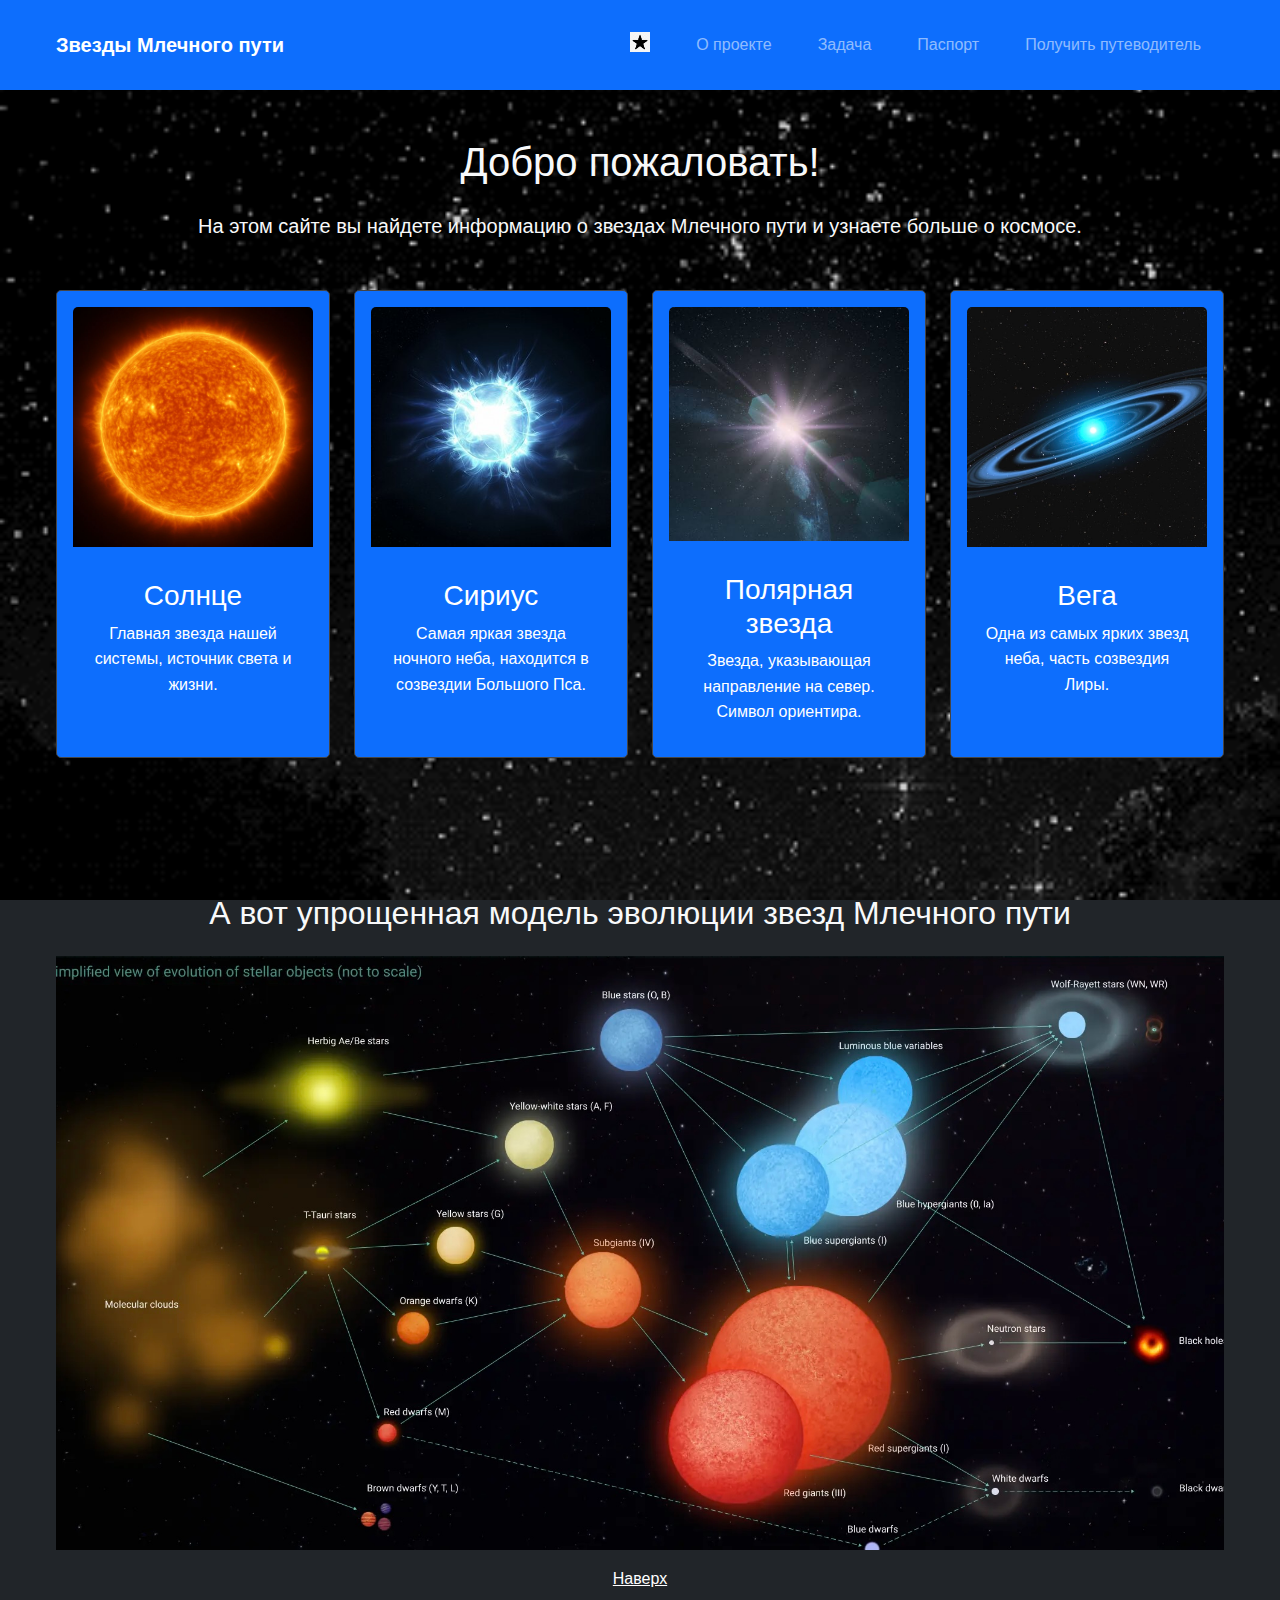
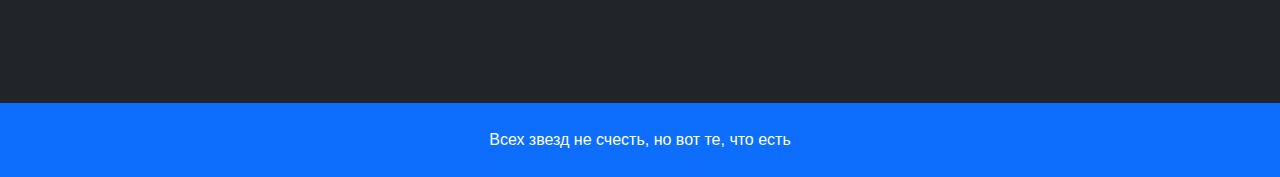
<file: index.html>
<!DOCTYPE html>
<html lang="ru">
<head>
  <meta charset="UTF-8">
  <meta name="viewport" content="width=device-width, initial-scale=1.0">
  <title>Главная - Звезды Млечного пути</title>
  <link href="https://cdn.jsdelivr.net/npm/bootstrap@5.3.8/dist/css/bootstrap.min.css" rel="stylesheet">
  <link rel="stylesheet" href="style.css">
</head>
<body class="bg-dark text-light">

  <nav class="navbar navbar-expand-lg navbar-dark bg-primary">
    <div id="main-content" class="container">
      <a class="navbar-brand text-white fw-bold" href="index.html">Звезды Млечного пути</a>
      <button class="navbar-toggler" type="button" data-bs-toggle="collapse" data-bs-target="#navbarNav">
        <span class="navbar-toggler-icon"></span>
      </button>
      <div class="collapse navbar-collapse" id="navbarNav">
        <ul class="navbar-nav ms-auto">
          <li class="nav-item">
            <a class="nav-link active" href="#bottom-section">
              <img src="star-icon.jpg" alt="star" style="width:20px; height:20px;">
            </a>
          </li>
          <li class="nav-item"><a class="nav-link" href="index2.html">О проекте</a></li>
          <li class="nav-item"><a class="nav-link" href="index3.html">Задача</a></li>
          <li class="nav-item"><a class="nav-link" href="passportanddom.html">Паспорт</a></li>
        <li class="nav-item"><a class="nav-link" href="consult.html">Получить путеводитель</a></li>
        </ul>
      </div>
    </div>
  </nav>

  <div class="container py-5 text-center">
    <h1 class="mb-4">Добро пожаловать!</h1>
    <p class="lead">На этом сайте вы найдете информацию о звездах Млечного пути и узнаете больше о космосе.</p>

    <div class="row mt-5">
      <div class="col-md-3 mb-3 d-flex">
        <div class="card bg-primary text-white flex-fill">
          <img src="sun.jpg" class="card-img-top" alt="Солнце">
          <div class="card-body d-flex flex-column">
            <h3 class="card-title">Солнце</h3>
            <p class="card-text">Главная звезда нашей системы, источник света и жизни.</p>
          </div>
        </div>
      </div>

      <div class="col-md-3 mb-3 d-flex">
        <div class="card bg-primary text-white flex-fill">
          <img src="sirius.jpg" class="card-img-top" alt="Сириус">
          <div class="card-body d-flex flex-column">
            <h3 class="card-title">Сириус</h3>
            <p class="card-text">Самая яркая звезда ночного неба, находится в созвездии Большого Пса.</p>
          </div>
        </div>
      </div>

      <div class="col-md-3 mb-3 d-flex">
        <div class="card bg-primary text-white flex-fill">
          <img src="polar.jpg" class="card-img-top" alt="Полярная звезда">
          <div class="card-body d-flex flex-column">
            <h3 class="card-title">Полярная звезда</h3>
            <p class="card-text">Звезда, указывающая направление на север. Символ ориентира.</p>
          </div>
        </div>
      </div>

      <div class="col-md-3 mb-3 d-flex">
        <div class="card bg-primary text-white flex-fill">
          <img src="vega.jpg" class="card-img-top" alt="Вега">
          <div class="card-body d-flex flex-column">
            <h3 class="card-title">Вега</h3>
            <p class="card-text">Одна из самых ярких звезд неба, часть созвездия Лиры.</p>
          </div>
        </div>
      </div>
    </div>
  </div>

  <div id="bottom-section" class="container py-5 text-center">
    <h2 class="mb-4">А вот упрощенная модель эволюции звезд Млечного пути</h2>
    <img src="star-evolution.jpg" alt="Модель эволюции звезд" class="img-fluid mb-3">

    <p>
      <a href="#main-content" style="text-decoration: underline; color: #ffffff;">Наверх</a>
    </p>
  </div>


  <footer class="bg-primary text-white text-center py-4 mt-5">
    <p class="mb-0">Всех звезд не счесть, но вот те, что есть</p>
  </footer>

  <script src="https://cdn.jsdelivr.net/npm/bootstrap@5.3.8/dist/js/bootstrap.bundle.min.js"></script>
</body>
</html>
</file>
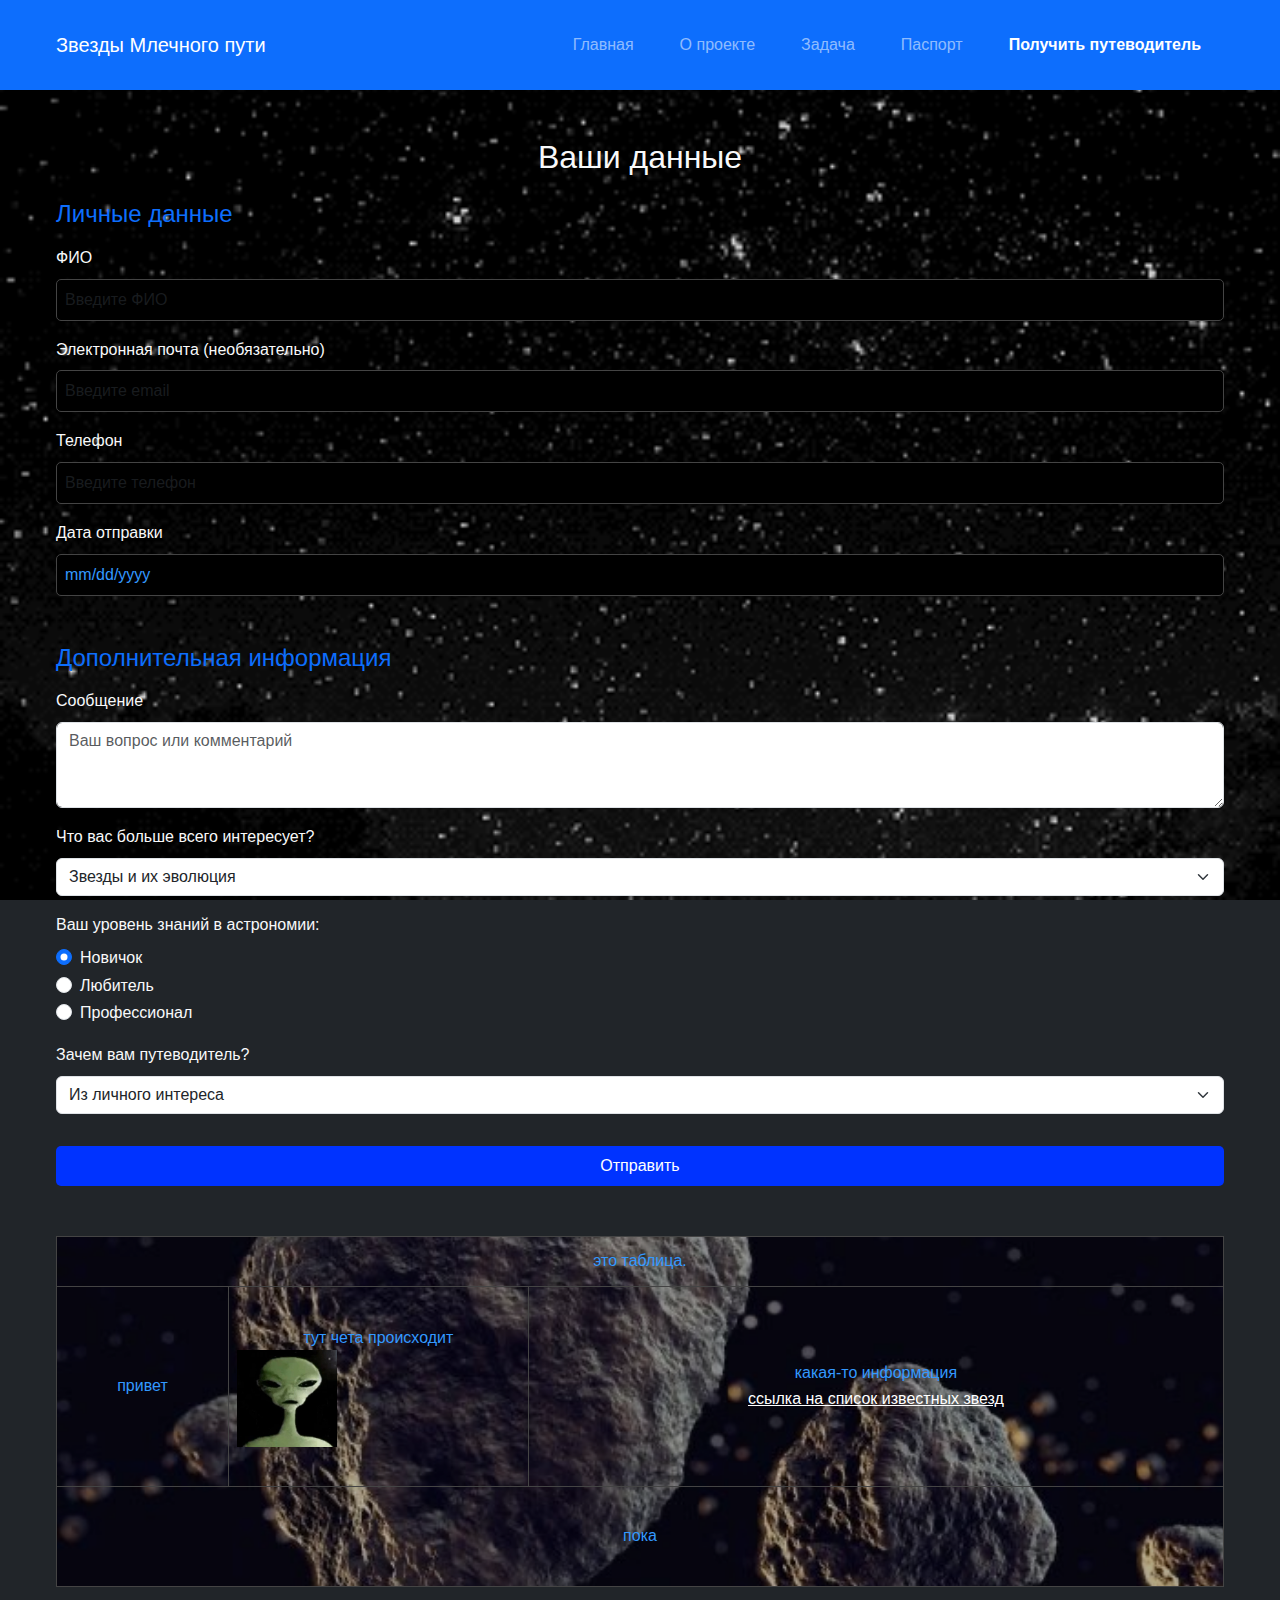
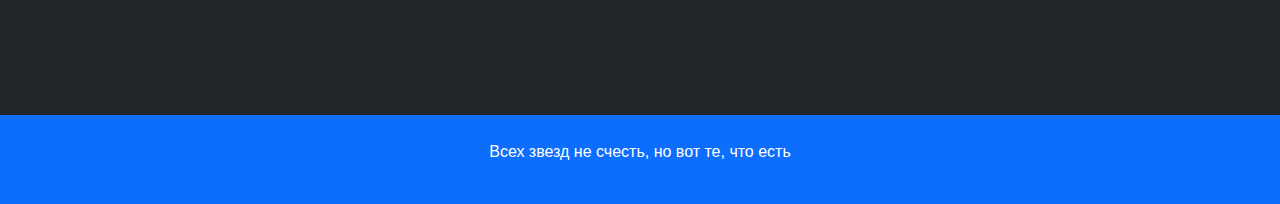
<file: consult.html>
<!DOCTYPE html>
<html lang="ru">
<head>
<meta charset="UTF-8">
<meta name="viewport" content="width=device-width, initial-scale=1.0">
<title>Получить персональный путеводитель - Звезды Млечного пути</title>
<link href="https://cdn.jsdelivr.net/npm/bootstrap@5.3.8/dist/css/bootstrap.min.css" rel="stylesheet">
<link rel="stylesheet" href="style.css">
</head>
<body class="bg-dark text-light">

<nav class="navbar navbar-expand-lg navbar-dark bg-primary">
  <div class="container">
    <a class="navbar-brand text-white" href="index.html">Звезды Млечного пути</a>
    <button class="navbar-toggler" type="button" data-bs-toggle="collapse" data-bs-target="#navbarConsult">
      <span class="navbar-toggler-icon"></span>
    </button>
    <div class="collapse navbar-collapse" id="navbarConsult">
      <ul class="navbar-nav ms-auto">
        <li class="nav-item"><a class="nav-link" href="index.html">Главная</a></li>
        <li class="nav-item"><a class="nav-link" href="about.html">О проекте</a></li>
        <li class="nav-item"><a class="nav-link" href="index3.html">Задача</a></li>
        <li class="nav-item"><a class="nav-link" href="passportanddom.html">Паспорт</a></li>
        <li class="nav-item"><a class="nav-link active" href="consult.html">Получить путеводитель</a></li>
      </ul>
    </div>
  </div>
</nav>

<div class="container py-5">
  <div class="form-container">
    <h2 class="mb-4 text-center">Ваши данные</h2>
    <form>

      <h4 class="text-primary mb-3 mt-4">Личные данные</h4>
      <div class="mb-3">
        <label for="fullName" class="form-label">ФИО</label>
        <input type="text" class="form-control" id="fullName" placeholder="Введите ФИО" required>
      </div>
      <div class="mb-3">
        <label for="email" class="form-label">Электронная почта (необязательно)</label>
        <input type="email" class="form-control" id="email" placeholder="Введите email">
      </div>
      <div class="mb-3">
        <label for="phone" class="form-label">Телефон</label>
        <input type="text" class="form-control" id="phone" placeholder="Введите телефон">
      </div>
      <div class="mb-3">
        <label for="date" class="form-label">Дата отправки</label>
        <input type="date" class="form-control" id="date" value="">
      </div>

  
      <h4 class="text-primary mb-3 mt-5">Дополнительная информация</h4>
      <div class="mb-3">
        <label for="message" class="form-label">Сообщение</label>
        <textarea class="form-control" id="message" rows="3" placeholder="Ваш вопрос или комментарий"></textarea>
      </div>

      <div class="mb-3">
        <label for="interest" class="form-label">Что вас больше всего интересует?</label>
        <select id="interest" class="form-select">
          <option selected>Звезды и их эволюция</option>
          <option>Черные дыры</option>
          <option>Созвездия</option>
          <option>Планеты и экзопланеты</option>
        </select>
      </div>

      <div class="mb-3">
        <label class="form-label">Ваш уровень знаний в астрономии:</label><br>
        <div class="form-check">
          <input class="form-check-input" type="radio" name="level" id="beginner" checked>
          <label class="form-check-label" for="beginner">Новичок</label>
        </div>
        <div class="form-check">
          <input class="form-check-input" type="radio" name="level" id="intermediate">
          <label class="form-check-label" for="intermediate">Любитель</label>
        </div>
        <div class="form-check">
          <input class="form-check-input" type="radio" name="level" id="expert">
          <label class="form-check-label" for="expert">Профессионал</label>
        </div>
      </div>

      <div class="mb-3">
        <label for="goal" class="form-label">Зачем вам путеводитель?</label>
        <select id="goal" class="form-select">
          <option selected>Из личного интереса</option>
          <option>Для учебы/исследований</option>
          <option>В качестве подарка</option>
          <option>Другое</option>
        </select>
      </div>

      <button type="submit" class="btn btn-light w-100 mt-3">Отправить</button>
    </form>
  </div>

  <table style="width: 100%; background: url('table.jpg') center/cover no-repeat; margin-top: 50px;">
    <tbody>
      <tr>
        <td colspan="3" height="50px" style="background-color: rgba(0,0,0,0.3);">это таблица.</td>
      </tr>
      <tr>
        <td height="200px" style="background-color: rgba(0,0,0,0.3);">привет</td>
        <td width="300px" style="background-color: rgba(0,0,0,0.3);">
          тут чета происходит <br>
          <a href="hi.jpg" target="_blank">
            <img src="hi.jpg" width="100" alt="hi image">
          </a>
        </td>
        <td style="background-color: rgba(0,0,0,0.3);">
          какая-то информация <br>
          <a href="https://intensities-universe.fandom.com/wiki/List_Of_Largest_Known_Milky_Way_Stars" 
             target="_blank" style="text-decoration: underline; color: white;">
            ссылка на список известных звезд
          </a>
        </td>
      </tr>
      <tr>
        <td colspan="3" height="100px" style="background-color: rgba(0,0,0,0.3);">пока</td>
      </tr>
    </tbody>
  </table>
</div>

<footer class="bg-primary text-white text-center py-4 mt-5">
  <p>Всех звезд не счесть, но вот те, что есть</p>
</footer>

<script src="https://cdn.jsdelivr.net/npm/bootstrap@5.3.8/dist/js/bootstrap.bundle.min.js"></script>
</body>
</html>
</file>
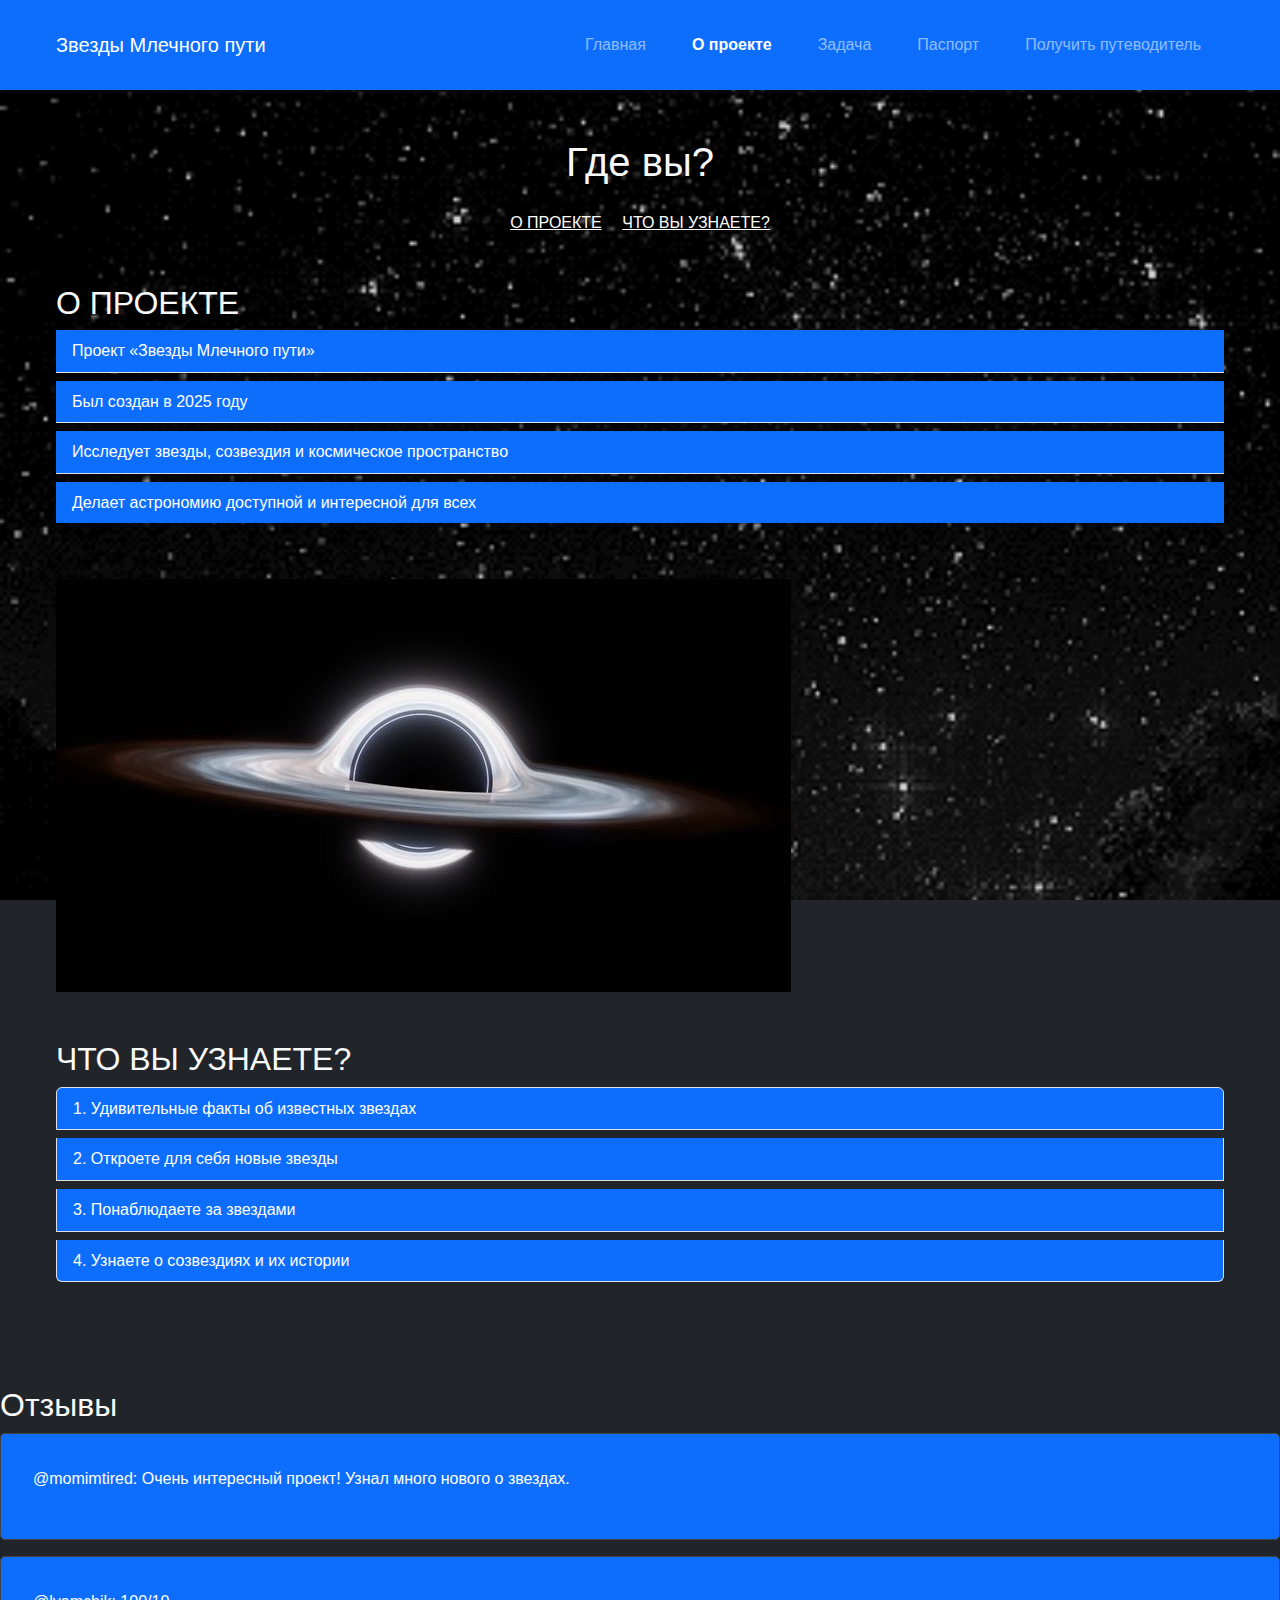
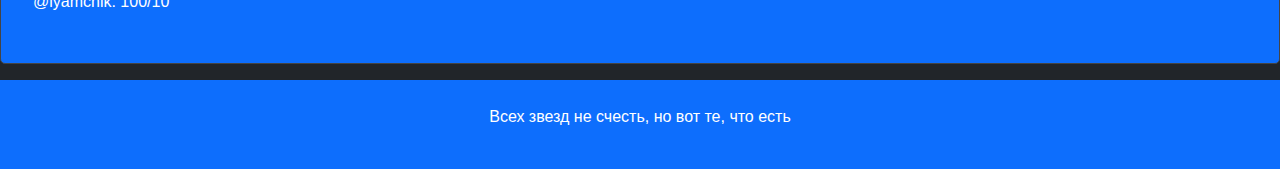
<file: index2.html>
<!DOCTYPE html>
<html lang="ru">
<head>
<meta charset="UTF-8">
<meta name="viewport" content="width=device-width, initial-scale=1.0">
<title>О проекте - Звезды Млечного пути</title>
<link href="https://cdn.jsdelivr.net/npm/bootstrap@5.3.8/dist/css/bootstrap.min.css" rel="stylesheet">
<link rel="stylesheet" href="style.css">
</head>
<body class="bg-dark text-light">

<nav class="navbar navbar-expand-lg navbar-dark bg-primary">
  <div class="container">
    <a class="navbar-brand text-white" href="index.html">Звезды Млечного пути</a>
    <button class="navbar-toggler" type="button" data-bs-toggle="collapse" data-bs-target="#navbarAbout">
      <span class="navbar-toggler-icon"></span>
    </button>
    <div class="collapse navbar-collapse" id="navbarAbout">
      <ul class="navbar-nav ms-auto">
        <li class="nav-item"><a class="nav-link" href="index.html">Главная</a></li>
        <li class="nav-item"><a class="nav-link active" href="about.html">О проекте</a></li>
        <li class="nav-item"><a class="nav-link" href="index3.html">Задача</a></li>
        <li class="nav-item"><a class="nav-link" href="passportanddom.html">Паспорт</a></li>
        <li class="nav-item"><a class="nav-link" href="consult.html">Получить путеводитель</a></li>
      </ul>
    </div>
  </div>
</nav>

<div class="container py-5">

  <h1 class="text-center mb-4">Где вы?</h1>
  <p class="text-center mb-5">
    <a href="#o-proekte" class="text-decoration-underline text-white me-3">О ПРОЕКТЕ</a>
    <a href="#chto-uznaete" class="text-decoration-underline text-white">ЧТО ВЫ УЗНАЕТЕ?</a>
  </p>

  <h2 id="o-proekte" class="mt-5">О ПРОЕКТЕ</h2>
  <ul class="list-group list-group-flush mb-5">
    <li class="list-group-item bg-primary text-white">Проект «Звезды Млечного пути»</li>
    <li class="list-group-item bg-primary text-white">Был создан в 2025 году</li>
    <li class="list-group-item bg-primary text-white">Исследует звезды, созвездия и космическое пространство</li>
    <li class="list-group-item bg-primary text-white">Делает астрономию доступной и интересной для всех</li>
  </ul>

    <div class="text-center my-5">
    <img src="blackhole.jpg" alt="Черная дыра" class="img-fluid" style="max-width: 80%;">
  </div>

  <h2 id="chto-uznaete" class="mt-5">ЧТО ВЫ УЗНАЕТЕ?</h2>
  <ol class="list-group list-group-numbered mb-5">
    <li class="list-group-item bg-primary text-white">Удивительные факты об известных звездах</li>
    <li class="list-group-item bg-primary text-white">Откроете для себя новые звезды</li>
    <li class="list-group-item bg-primary text-white">Понаблюдаете за звездами</li>
    <li class="list-group-item bg-primary text-white">Узнаете о созвездиях и их истории</li>
  </ol>

</div>
  
  <h2>Отзывы</h2>
  <div class="card bg-primary text-white mb-3 style="margin-left: 50px;">
    <div class="card-body">
      <p>@momimtired: Очень интересный проект! Узнал много нового о звездах.</p>
    </div>
  </div>
  <div class="card bg-primary text-white mb-3 style="margin-left: 50px;">
    <div class="card-body">
      <p>@lyamchik: 100/10</p>
    </div>
  </div>
</div>

<footer class="bg-primary text-white text-center py-4 style="margin-left: 50px;">
  <p>Всех звезд не счесть, но вот те, что есть</p>
</footer>

<script src="https://cdn.jsdelivr.net/npm/bootstrap@5.3.8/dist/js/bootstrap.bundle.min.js"></script>
</body>
</html>
</file>
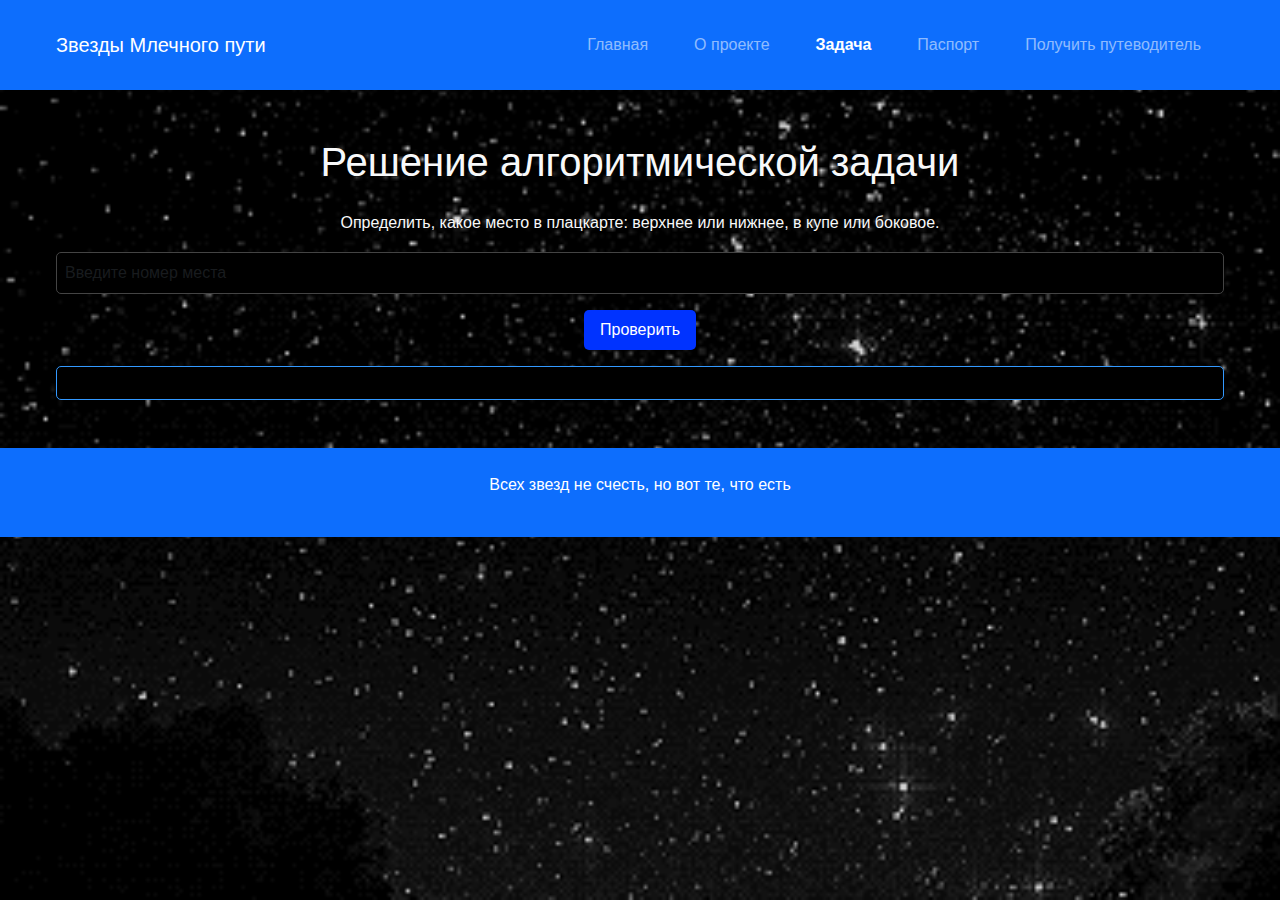
<file: index3.html>
<!DOCTYPE html>
<html lang="ru">
<head>
<meta charset="UTF-8">
<meta name="viewport" content="width=device-width, initial-scale=1.0">
<title>Задача - Звезды Млечного пути</title>
<link href="https://cdn.jsdelivr.net/npm/bootstrap@5.3.8/dist/css/bootstrap.min.css" rel="stylesheet">
<link rel="stylesheet" href="style.css">
<link rel="icon" href="https://encrypted-tbn0.gstatic.com/images?q=tbn:ANd9GcR46rrfz7qPRlw8E2M0lI9q_UIRnD88O95MOw&s"/>
</head>
<body class="bg-dark text-light">

<nav class="navbar navbar-expand-lg navbar-dark bg-primary">
  <div class="container">
    <a class="navbar-brand text-white" href="#">Звезды Млечного пути</a>
    <div class="collapse navbar-collapse">
      <ul class="navbar-nav ms-auto">
        <li class="nav-item"><a class="nav-link" href="index.html">Главная</a></li>
        <li class="nav-item"><a class="nav-link" href="index2.html">О проекте</a></li>
        <li class="nav-item"><a class="nav-link active" href="index3.html">Задача</a></li>
        <li class="nav-item"><a class="nav-link" href="passportanddom.html">Паспорт</a></li>
        <li class="nav-item"><a class="nav-link" href="consult.html">Получить путеводитель</a></li>
      </ul>
    </div>
  </div>
</nav>

<div class="container py-5">
  <h1 class="mb-4 text-center">Решение алгоритмической задачи</h1>
  <p class="text-center">Определить, какое место в плацкарте: верхнее или нижнее, в купе или боковое.</p>

  <div class="mb-3">
    <input type="number" id="seat" class="form-control" placeholder="Введите номер места">
  </div>
  <div class="text-center mb-3">
    <button onclick="checkSeat()" class="btn btn-light">Проверить</button>
  </div>
  <div id="seatResult" class="text-center fs-5"></div>
</div>

<script>
function checkSeat() {
  let seat = document.getElementById("seat").value;
  seat = parseInt(seat);
  let result = "";

  if (isNaN(seat)) {
    result = "Введите число!";
  } else if (seat < 1 || seat > 54) {
    result = "Место должно быть от 1 до 54!";
  } else {
    // Купе или боковое
    if (seat <= 36) {
      result = "Это купе, ";
      // Верх/низ для купе
      const mod = seat % 4;
      result += (mod === 1 || mod === 2) ? "низ" : "верх";
    } else {
      result = "Это боковое, ";
      // Верх/низ для бокового
      result += (seat % 2 === 0) ? "верх" : "низ";
    }
  }

  document.getElementById("seatResult").innerText = result;
}
</script>

<script src="https://cdn.jsdelivr.net/npm/bootstrap@5.3.8/dist/js/bootstrap.bundle.min.js"></script>
</body>
</html>

<footer class="bg-primary text-white text-center py-4">
  <p>Всех звезд не счесть, но вот те, что есть</p>
</footer>
</file>
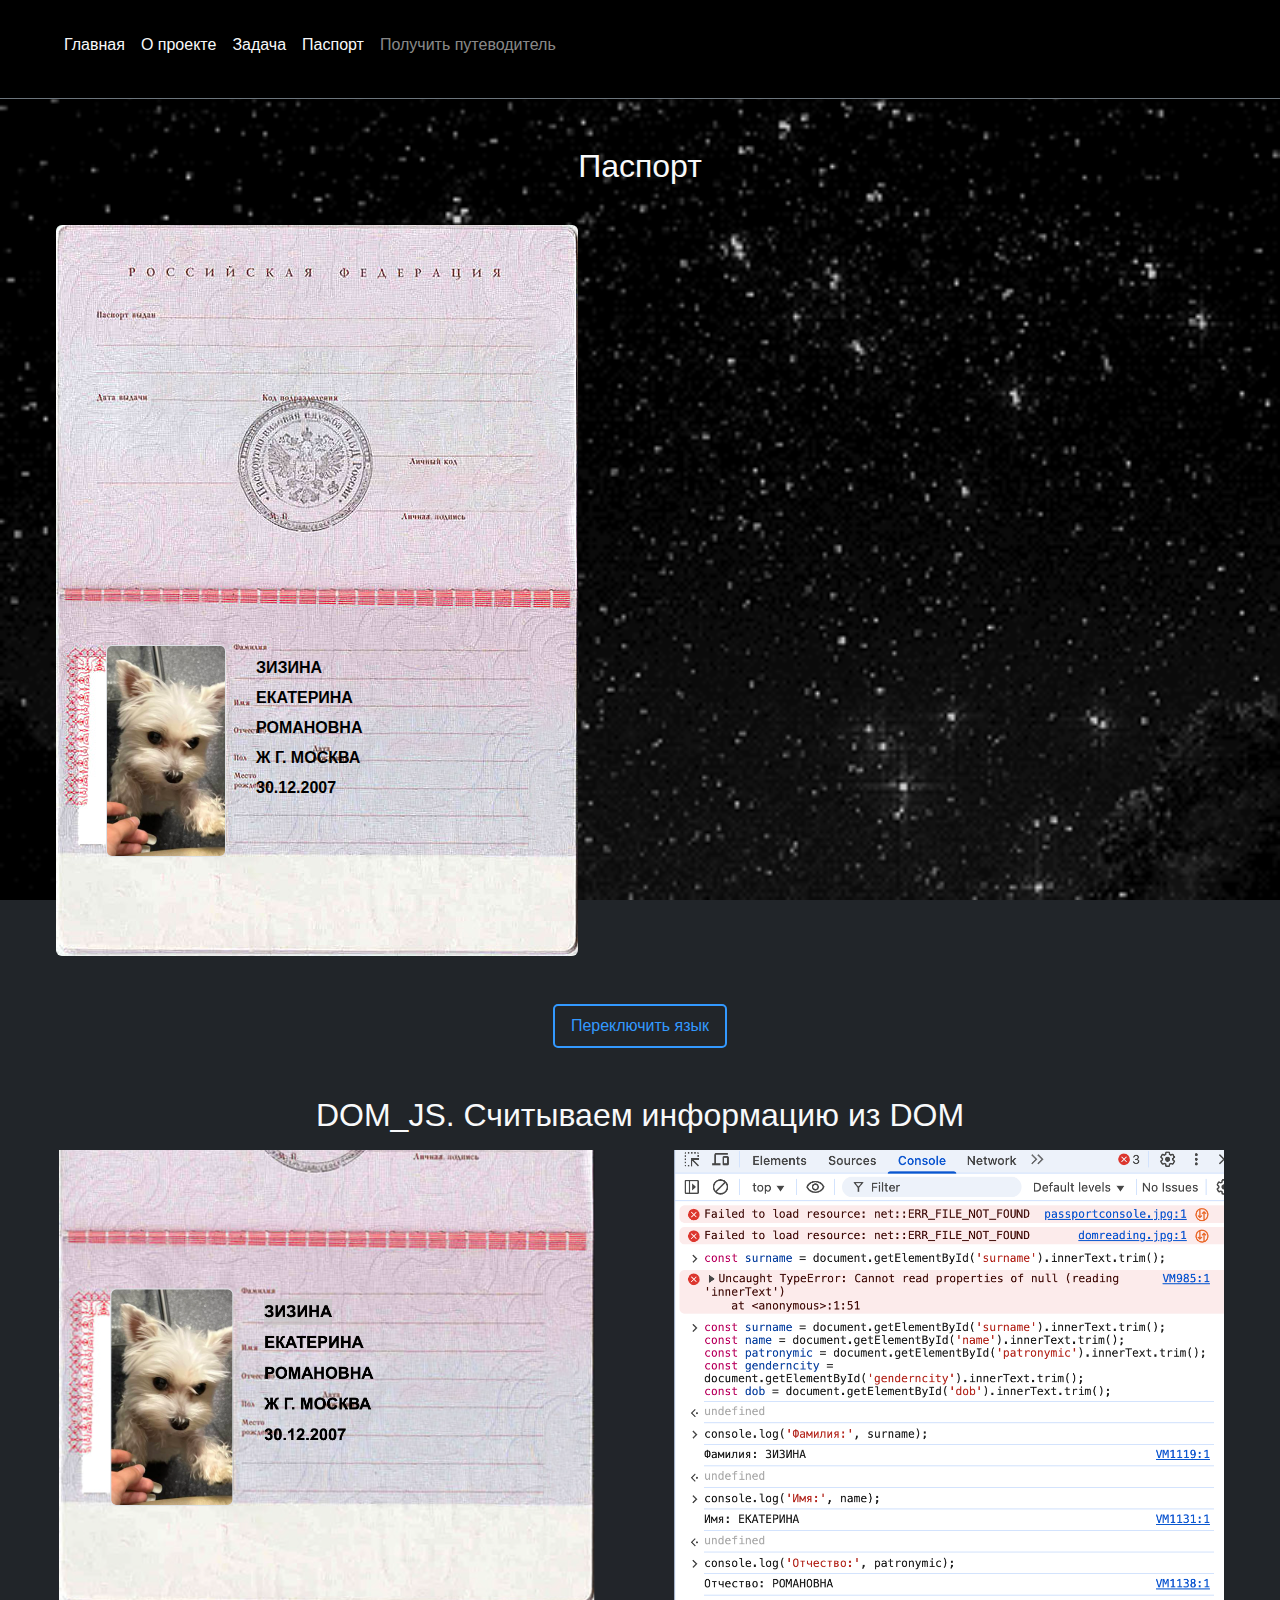
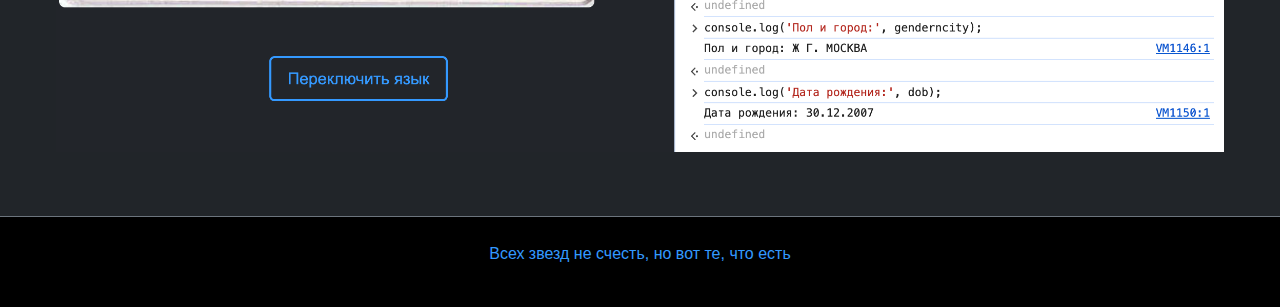
<file: passportanddom.html>
<!DOCTYPE html>
<html lang="ru">
<head>
    <meta charset="UTF-8">
    <meta name="viewport" content="width=device-width, initial-scale=1.0">
    <title>Паспорт - Звезды Млечного пути</title>

    <link href="https://cdn.jsdelivr.net/npm/bootstrap@5.3.8/dist/css/bootstrap.min.css" rel="stylesheet">

    <link rel="stylesheet" href="style.css">


    <script defer>
        document.addEventListener('DOMContentLoaded', function() {
            const button = document.getElementById('translateBtn');

            const originalText = {
                fullname1: 'ЗИЗИНА',
                fullname2: 'ЕКАТЕРИНА',
                fullname3: 'РОМАНОВНА',
                genderCity: 'Ж               Г. МОСКВА',
                dob: '30.12.2007'
            };

            const latinText = {
                fullname1: 'ZIZINA',
                fullname2: 'EKATERINA',
                fullname3: 'ROMANOVNA',
                genderCity: 'F               MOSCOW',
                dob: '30.12.2007'
            };

            let isCyrillic = true;

            button.addEventListener('click', function() {
                document.getElementById('fullname-line1').innerText = isCyrillic ? latinText.fullname1 : originalText.fullname1;
                document.getElementById('fullname-line2').innerText = isCyrillic ? latinText.fullname2 : originalText.fullname2;
                document.getElementById('fullname-line3').innerText = isCyrillic ? latinText.fullname3 : originalText.fullname3;
                document.getElementById('gender-city').innerText = isCyrillic ? latinText.genderCity : originalText.genderCity;
                document.getElementById('dob').innerText = isCyrillic ? latinText.dob : originalText.dob;
                isCyrillic = !isCyrillic;
            });
        });
    </script>
</head>
<body class="bg-dark text-light" onload="window.scrollTo(0,0);">


<nav class="navbar navbar-expand-lg navbar-dark bg-black border-bottom border-secondary">
    <div class="container">
        <div class="navbar-nav">
            <a class="nav-link text-light" href="index.html">Главная</a>
            <a class="nav-link text-light" href="index2.html">О проекте</a>
            <a class="nav-link text-light" href="index3.html">Задача</a>
            <a class="nav-link text-light active" href="passportanddom.html">Паспорт</a>
        <li class="nav-item"><a class="nav-link" href="consult.html">Получить путеводитель</a></li>
        </div>
    </div>
</nav>

<main class="container py-5">

    <h2 class="mb-4 text-center">Паспорт</h2>


    <div class="passport-container position-relative mx-auto mb-4" style="max-width:600px;">

        <img src="passport-blank.jpg" class="img-fluid rounded passport-img" alt="Blank Passport">


        <img src="passport-photo.jpg" class="position-absolute rounded border" 
             style="top:420px; left:50px; width:120px; height:auto;" alt="Фото паспорта">

        <p id="fullname-line1" class="passport-text position-absolute fw-bold" 
           style="top:430px; left:200px; font-size:1rem; color:black;">ЗИЗИНА</p>
        <p id="fullname-line2" class="passport-text position-absolute fw-bold" 
           style="top:460px; left:200px; font-size:1rem; color:black;">ЕКАТЕРИНА</p>
        <p id="fullname-line3" class="passport-text position-absolute fw-bold" 
           style="top:490px; left:200px; font-size:1rem; color:black;">РОМАНОВНА</p>

        <p id="gender-city" class="passport-text position-absolute fw-bold" 
           style="top:520px; left:200px; font-size:1rem; color:black;">Ж               Г. МОСКВА</p>

        <p id="dob" class="passport-text position-absolute fw-bold" 
           style="top:550px; left:200px; font-size:1rem; color:black;">30.12.2007</p>
    </div>

    <div class="text-center my-3">
        <button id="translateBtn" class="btn btn-outline-primary">Переключить язык</button>
    </div>

    <h2 id="console" class="mt-5 mb-3 text-center">DOM_JS. Считываем информацию из DOM</h2>
    <img src="domreading.jpg" class="console-img mx-auto d-block" alt="Пример считывания информации из DOM" height="500">

</main>

<footer class="footer bg-black text-center py-4 border-top border-secondary">
    <p>Всех звезд не счесть, но вот те, что есть</p>
</footer>

<script src="https://cdn.jsdelivr.net/npm/bootstrap@5.3.8/dist/js/bootstrap.bundle.min.js"></script>
</body>
</html>
</file>
<file: style.css>
body {
    background-color: #000000; 
    color: #ffffff;
    font-family: 'Arial', sans-serif;
    line-height: 1.6;
    margin: 0;
    padding: 0;
}


.navbar ul {
    list-style: none;
    display: flex;
    justify-content: center;
    padding: 0;
    margin: 0;
}

.navbar ul li {
    margin: 0 15px;
}

.navbar ul li a {
    font-weight: 500;
}

.navbar ul li a.active {
    color: #ffffff;
    font-weight: bold;
}

.container, main {
    max-width: 1200px;
    margin: 0 auto;
    padding: 1rem;
}

section {
    padding: 2rem 0;
}

ul, ol {
    padding-left: 1.2rem;
}

li {
    margin-bottom: 0.5rem;
}

.card, .feature-card {
    background-color: #000000;
    border: 1px solid #444444;
    padding: 1rem;
    margin-bottom: 1.5rem;
    border-radius: 5px;
}

.card img, .feature-card img {
    max-width: 100%;
    height: auto;
    display: block;
    margin-bottom: 1rem;
}

button, input[type="submit"], input[type="reset"], .btn {
    cursor: pointer;
    background-color: #0033ff;
    color: #ffffff;
    border: none;
    padding: 0.5rem 1rem;
    border-radius: 5px;
    transition: background-color 0.3s, color 0.3s;
}

button:hover, input[type="submit"]:hover, input[type="reset"]:hover, .btn:hover {
    background-color: #ffcc00;
    color: #000000;
}


input[type="text"],
input[type="number"],
input[type="email"],
input[type="password"],
input[type="date"],
textarea,
select {
    background-color: #000000; 
    border: 1px solid #444444;
    color: #3399ff;
    padding: 0.5rem;
    border-radius: 5px;
    width: 100%;
    margin-bottom: 1rem;
}

input:focus, textarea:focus, select:focus {
    outline: 2px solid #3399ff;
}


table {
    border-collapse: collapse;
    width: 100%;
    margin-bottom: 2rem;
    color: #3399ff;
    background-color: #000000;
}

th, td {
    border: 1px solid #444444;
    padding: 0.5rem;
    text-align: center;
}

th {
    background-color: #000000;
}

td {
    background-color: #000000;
}


footer, .footer, .minifooter {
    background-color: #000000;
    color: #3399ff;
    text-align: center;
    padding: 1rem 0;
}

img {
    max-width: 100%;
    height: auto;
    display: block;
}

.passport-container {
    position: relative;
    display: inline-block;
    margin: 1rem auto;
    max-width: 600px;
}

.passport-img {
    width: 100%;
    display: block;
}

.passport-text {
    position: absolute;
    font-weight: bold;
    font-size: 1rem;
    color: black;
}

.console-img {
    display: block;
    margin: 1rem auto;
    max-width: 100%;
}

#translateBtn, #langBtn {
    border: 2px solid #3399ff;
    color: #3399ff;
    background-color: transparent;
    padding: 0.5rem 1rem;
    border-radius: 5px;
    cursor: pointer;
    transition: all 0.3s;
}

#translateBtn:hover, #langBtn:hover {
    background-color: #ffcc00;
    color: #000000;
}

#seatResult {
    padding: 1rem;
    background-color: #000000;
    border: 1px solid #3399ff;
    border-radius: 5px;
    margin-top: 1rem;
    color: #3399ff;
}

@media (max-width: 768px) {
    .navbar ul {
        flex-direction: column;
    }
    section, main {
        padding: 1rem;
    }
    .passport-text {
        font-size: 0.9rem;
    }
}
body {
  margin: 0;
  padding: 0;
  min-height: 100vh;
  background: url('starry-sky.gif') no-repeat center center fixed;
  background-size: cover;
}
</file>
